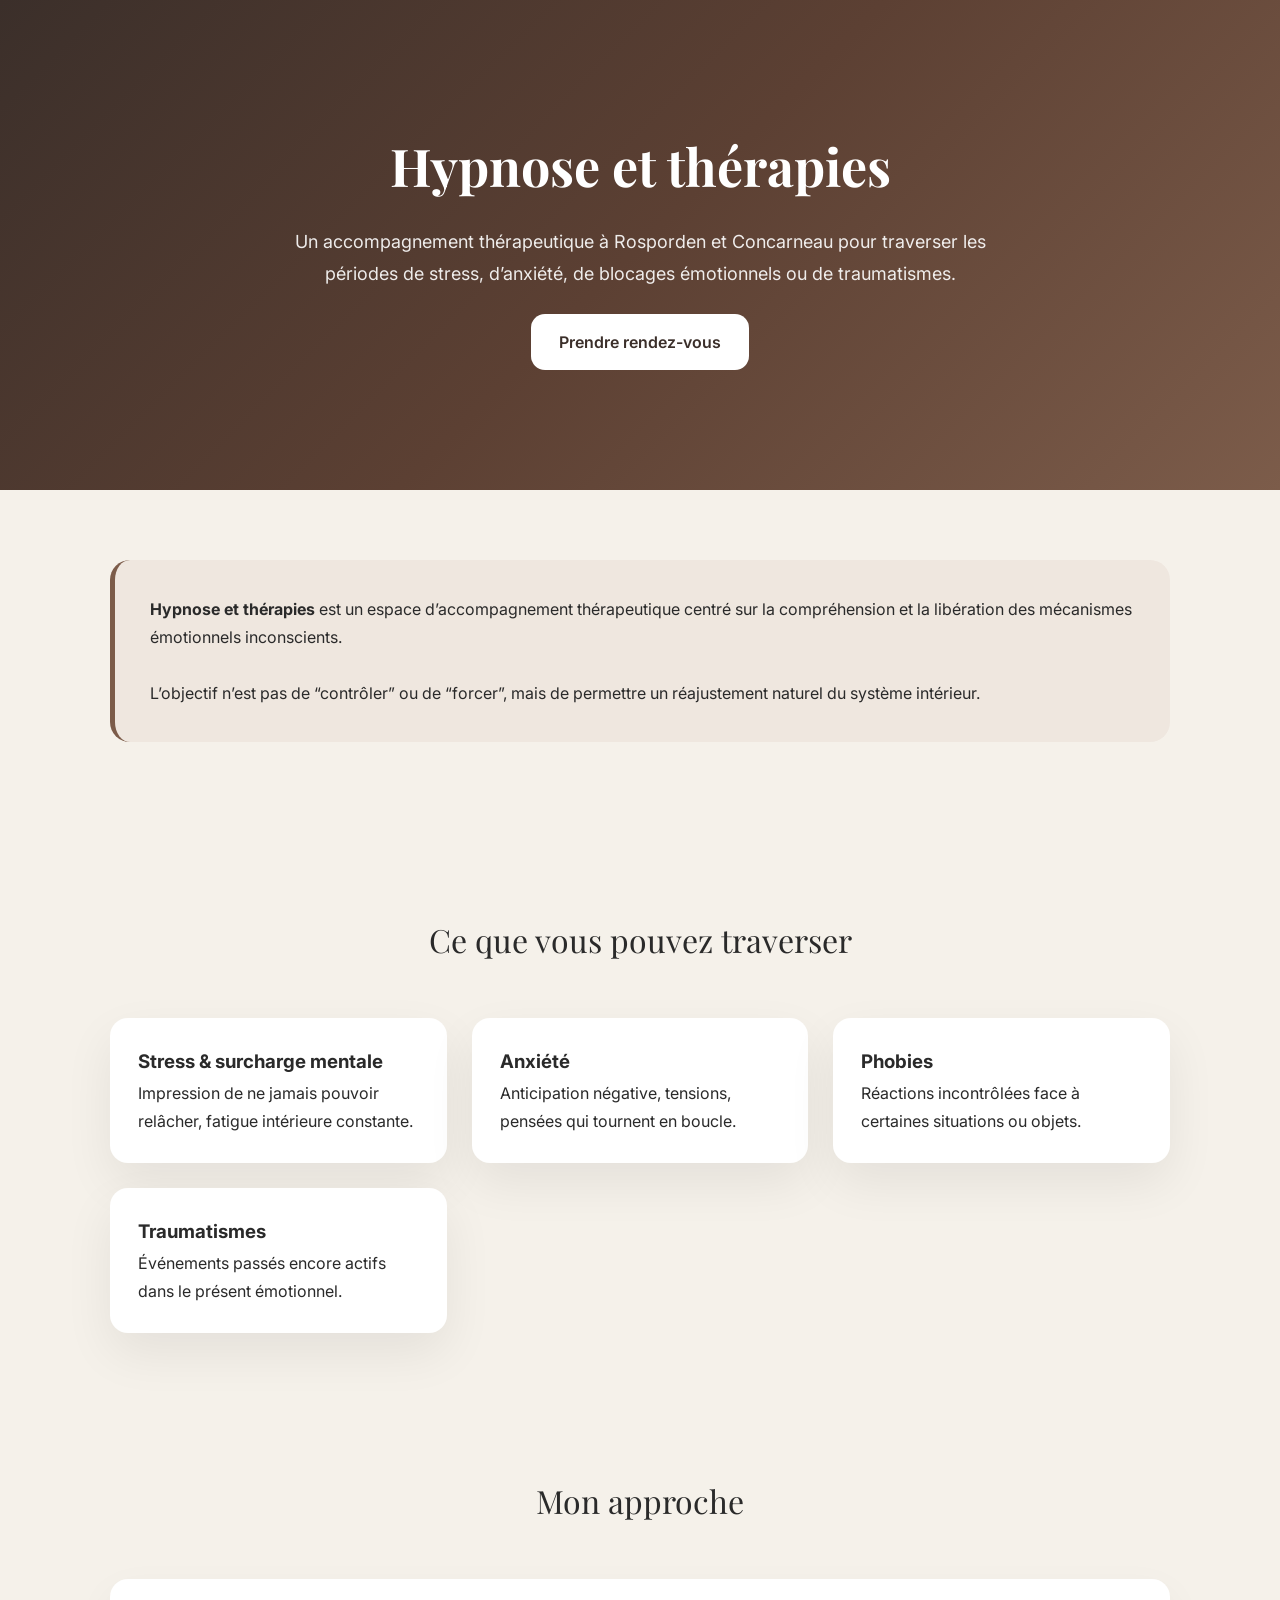
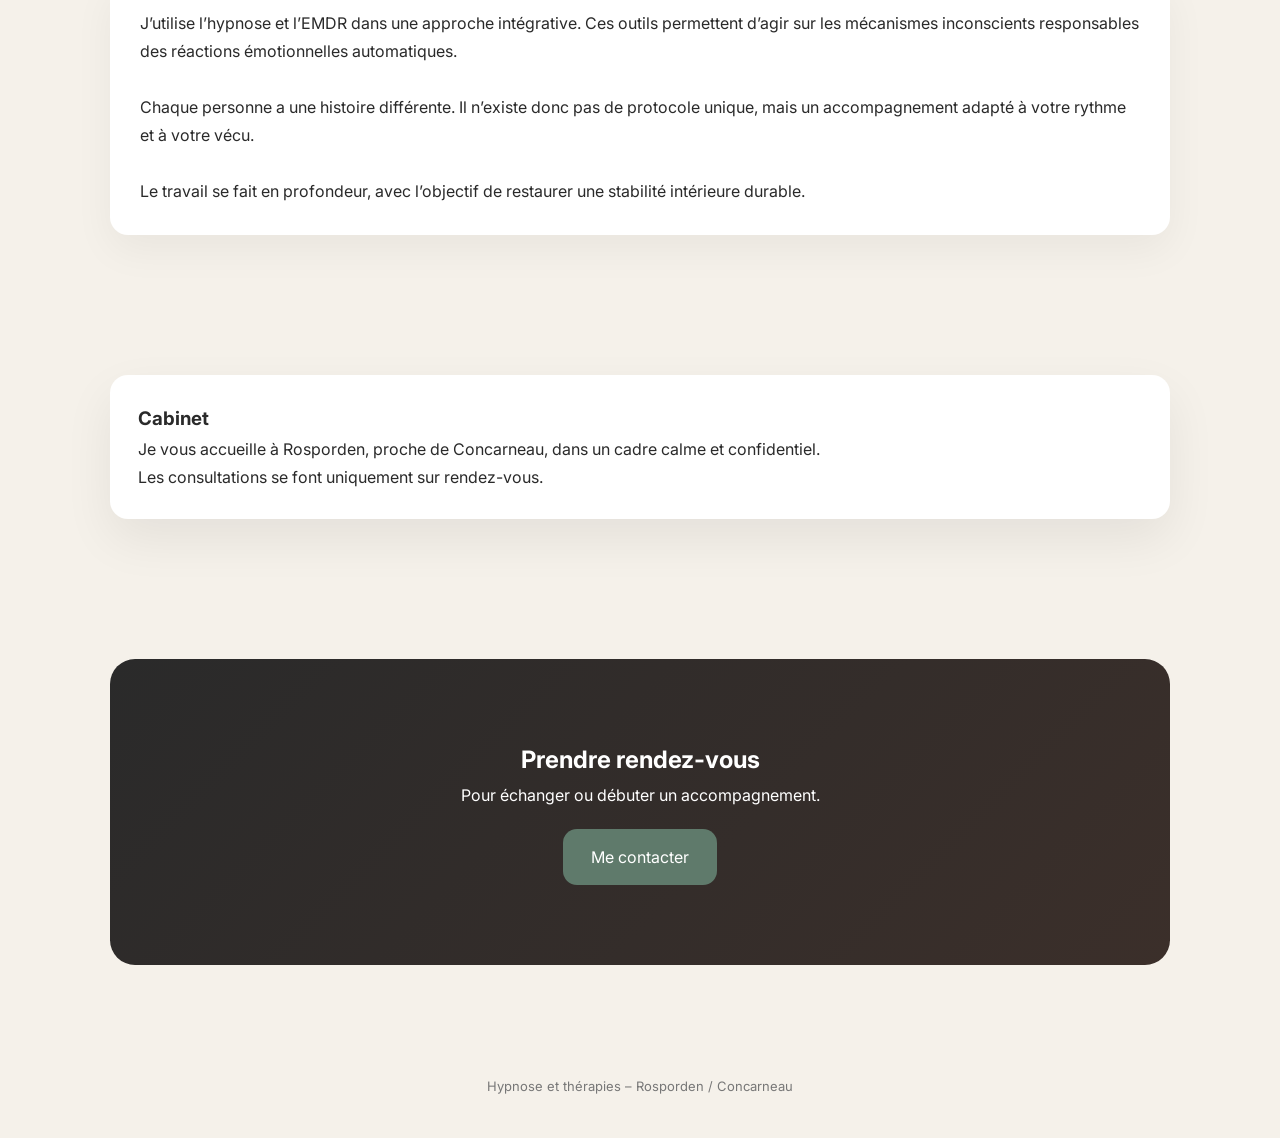
<file: index.html>
<!DOCTYPE html>
<html lang="fr">
<head>
<meta charset="UTF-8">
<meta name="viewport" content="width=device-width, initial-scale=1.0">

<title>Hypnose et thérapies | Rosporden - Concarneau</title>

<link href="https://fonts.googleapis.com/css2?family=Inter:wght@300;400;600&family=Playfair+Display:wght@500;600&display=swap" rel="stylesheet">

<style>

:root{
  --bg:#f5f1ea;
  --text:#2a2a2a;
  --accent:#7c5c4a;
  --accent2:#5f7a6b;
  --card:#ffffff;
  --soft:#efe7df;
}

*{margin:0;padding:0;box-sizing:border-box;}

body{
  font-family:Inter, sans-serif;
  background:var(--bg);
  color:var(--text);
  line-height:1.75;
}

/* HERO */
.hero{
  background:linear-gradient(135deg,#3b2f2a,#5c4033,#7c5c4a);
  color:white;
  padding:120px 20px;
  text-align:center;
}

.hero h1{
  font-family:"Playfair Display", serif;
  font-size:52px;
  margin-bottom:15px;
}

.hero p{
  max-width:750px;
  margin:auto;
  font-size:18px;
  opacity:0.9;
}

.btn{
  display:inline-block;
  margin-top:25px;
  padding:14px 28px;
  background:white;
  color:#3b2f2a;
  border-radius:14px;
  text-decoration:none;
  font-weight:600;
}

/* SECTION */
.container{
  max-width:1100px;
  margin:auto;
  padding:70px 20px;
}

.title{
  font-family:"Playfair Display", serif;
  font-size:32px;
  text-align:center;
  margin-bottom:50px;
}

/* GRID */
.grid{
  display:grid;
  grid-template-columns:repeat(auto-fit,minmax(280px,1fr));
  gap:25px;
}

.card{
  background:var(--card);
  padding:28px;
  border-radius:18px;
  box-shadow:0 20px 50px rgba(0,0,0,0.07);
}

/* IDENTITY BLOCK */
.identity{
  background:var(--soft);
  padding:35px;
  border-radius:20px;
  margin-bottom:30px;
  border-left:5px solid var(--accent);
}

/* APPROACH */
.approach{
  background:white;
  padding:30px;
  border-radius:18px;
  box-shadow:0 15px 40px rgba(0,0,0,0.05);
}

/* CONTACT */
.contact{
  background:linear-gradient(135deg,#2a2a2a,#3b2f2a);
  color:white;
  padding:80px 20px;
  text-align:center;
  border-radius:25px;
}

.contact a{
  display:inline-block;
  margin-top:20px;
  padding:14px 28px;
  background:var(--accent2);
  color:white;
  text-decoration:none;
  border-radius:14px;
}

footer{
  text-align:center;
  padding:40px;
  font-size:13px;
  color:#777;
}

</style>
</head>

<body>

<!-- HERO -->
<div class="hero">
  <h1>Hypnose et thérapies</h1>
  <p>
    Un accompagnement thérapeutique à Rosporden et Concarneau pour traverser
    les périodes de stress, d’anxiété, de blocages émotionnels ou de traumatismes.
  </p>
  <a class="btn" href="#contact">Prendre rendez-vous</a>
</div>

<!-- IDENTITY -->
<div class="container">

  <div class="identity">
    <strong>Hypnose et thérapies</strong> est un espace d’accompagnement thérapeutique
    centré sur la compréhension et la libération des mécanismes émotionnels inconscients.
    <br><br>
    L’objectif n’est pas de “contrôler” ou de “forcer”, mais de permettre un réajustement naturel
    du système intérieur.
  </div>

</div>

<!-- SITUATIONS -->
<div class="container">

  <div class="title">Ce que vous pouvez traverser</div>

  <div class="grid">

    <div class="card">
      <h3>Stress & surcharge mentale</h3>
      <p>Impression de ne jamais pouvoir relâcher, fatigue intérieure constante.</p>
    </div>

    <div class="card">
      <h3>Anxiété</h3>
      <p>Anticipation négative, tensions, pensées qui tournent en boucle.</p>
    </div>

    <div class="card">
      <h3>Phobies</h3>
      <p>Réactions incontrôlées face à certaines situations ou objets.</p>
    </div>

    <div class="card">
      <h3>Traumatismes</h3>
      <p>Événements passés encore actifs dans le présent émotionnel.</p>
    </div>

  </div>
</div>

<!-- APPROCHE -->
<div class="container">

  <div class="title">Mon approche</div>

  <div class="approach">

    <p>
      J’utilise l’hypnose et l’EMDR dans une approche intégrative.
      Ces outils permettent d’agir sur les mécanismes inconscients responsables
      des réactions émotionnelles automatiques.
    </p>

    <br>

    <p>
      Chaque personne a une histoire différente. Il n’existe donc pas de protocole unique,
      mais un accompagnement adapté à votre rythme et à votre vécu.
    </p>

    <br>

    <p>
      Le travail se fait en profondeur, avec l’objectif de restaurer une stabilité intérieure durable.
    </p>

  </div>

</div>

<!-- CABINET -->
<div class="container">

  <div class="card">
    <h3>Cabinet</h3>
    <p>
      Je vous accueille à Rosporden, proche de Concarneau, dans un cadre calme et confidentiel.
    </p>
    <p>
      Les consultations se font uniquement sur rendez-vous.
    </p>
  </div>

</div>

<!-- CONTACT -->
<div class="container" id="contact">

  <div class="contact">
    <h2>Prendre rendez-vous</h2>
    <p>Pour échanger ou débuter un accompagnement.</p>
    <a href="#">Me contacter</a>
  </div>

</div>

<footer>
  Hypnose et thérapies – Rosporden / Concarneau
</footer>

</body>
</html>
</file>
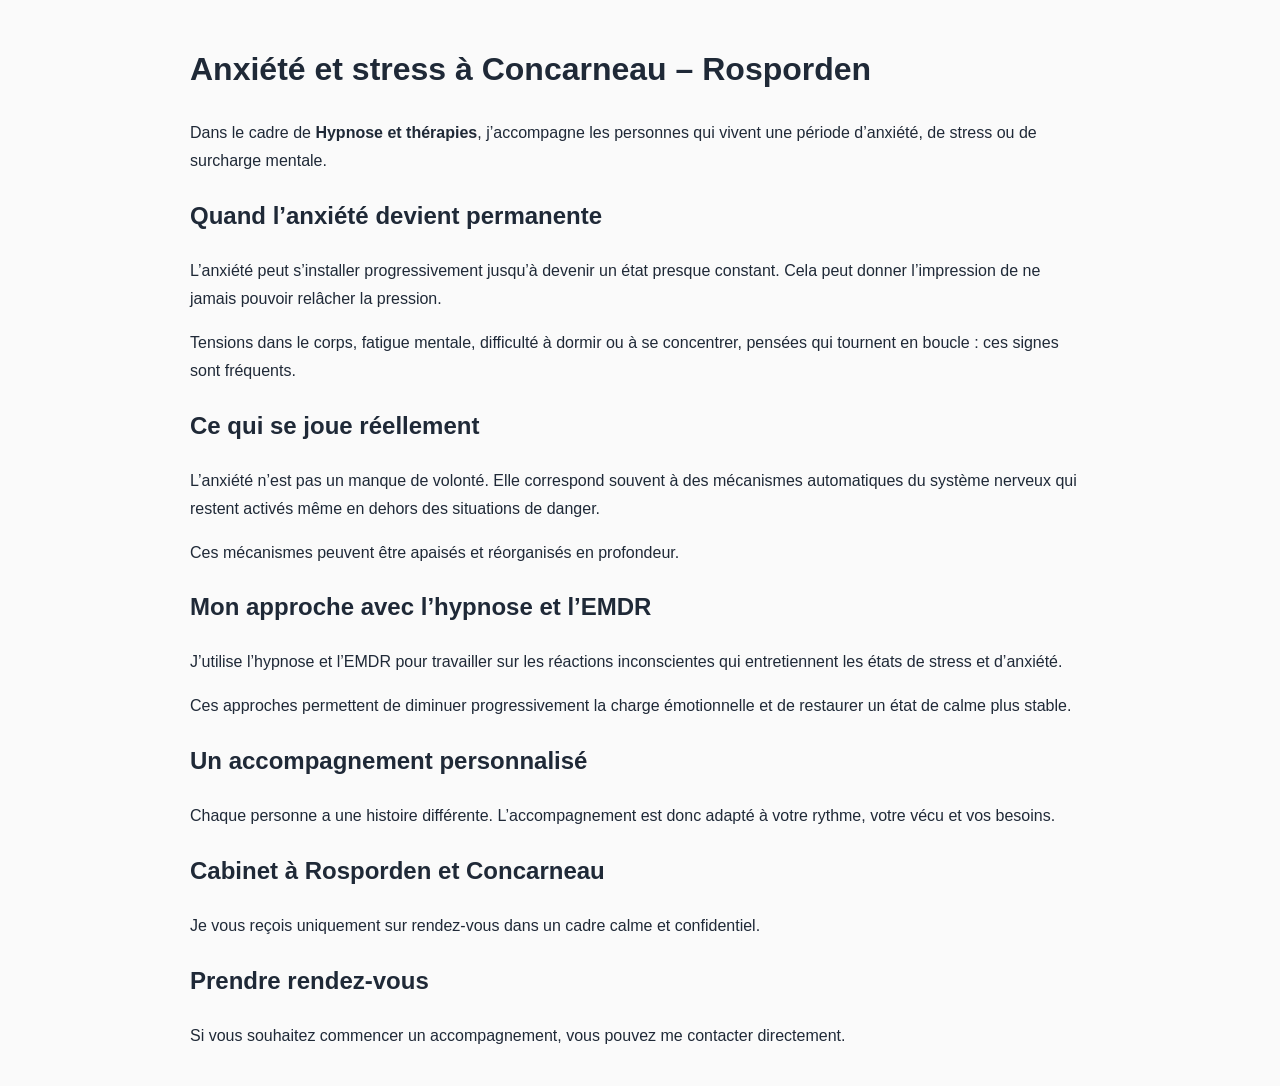
<file: anxiete-stress-concarneau-rosporden.html>
<!DOCTYPE html>
<html lang="fr">
<head>
<meta charset="UTF-8">
<title>Anxiété et stress Concarneau Rosporden | Hypnose et thérapies</title>
<meta name="description" content="Accompagnement de l'anxiété et du stress à Concarneau et Rosporden avec l'hypnose et l'EMDR. Apaiser les tensions, retrouver un équilibre émotionnel.">
</head>

<body style="font-family:Arial;max-width:900px;margin:auto;line-height:1.75;padding:20px;background:#fafafa;color:#1f2937;">

<h1>Anxiété et stress à Concarneau – Rosporden</h1>

<p>
Dans le cadre de <strong>Hypnose et thérapies</strong>, j’accompagne les personnes qui vivent une période d’anxiété,
de stress ou de surcharge mentale.
</p>

<h2>Quand l’anxiété devient permanente</h2>

<p>
L’anxiété peut s’installer progressivement jusqu’à devenir un état presque constant.
Cela peut donner l’impression de ne jamais pouvoir relâcher la pression.
</p>

<p>
Tensions dans le corps, fatigue mentale, difficulté à dormir ou à se concentrer,
pensées qui tournent en boucle : ces signes sont fréquents.
</p>

<h2>Ce qui se joue réellement</h2>

<p>
L’anxiété n’est pas un manque de volonté. Elle correspond souvent à des mécanismes automatiques
du système nerveux qui restent activés même en dehors des situations de danger.
</p>

<p>
Ces mécanismes peuvent être apaisés et réorganisés en profondeur.
</p>

<h2>Mon approche avec l’hypnose et l’EMDR</h2>

<p>
J’utilise l’hypnose et l’EMDR pour travailler sur les réactions inconscientes
qui entretiennent les états de stress et d’anxiété.
</p>

<p>
Ces approches permettent de diminuer progressivement la charge émotionnelle
et de restaurer un état de calme plus stable.
</p>

<h2>Un accompagnement personnalisé</h2>

<p>
Chaque personne a une histoire différente. L’accompagnement est donc adapté à votre rythme,
votre vécu et vos besoins.
</p>

<h2>Cabinet à Rosporden et Concarneau</h2>

<p>
Je vous reçois uniquement sur rendez-vous dans un cadre calme et confidentiel.
</p>

<h2>Prendre rendez-vous</h2>

<p>
Si vous souhaitez commencer un accompagnement, vous pouvez me contacter directement.
</p>

</body>
</html>
</file>
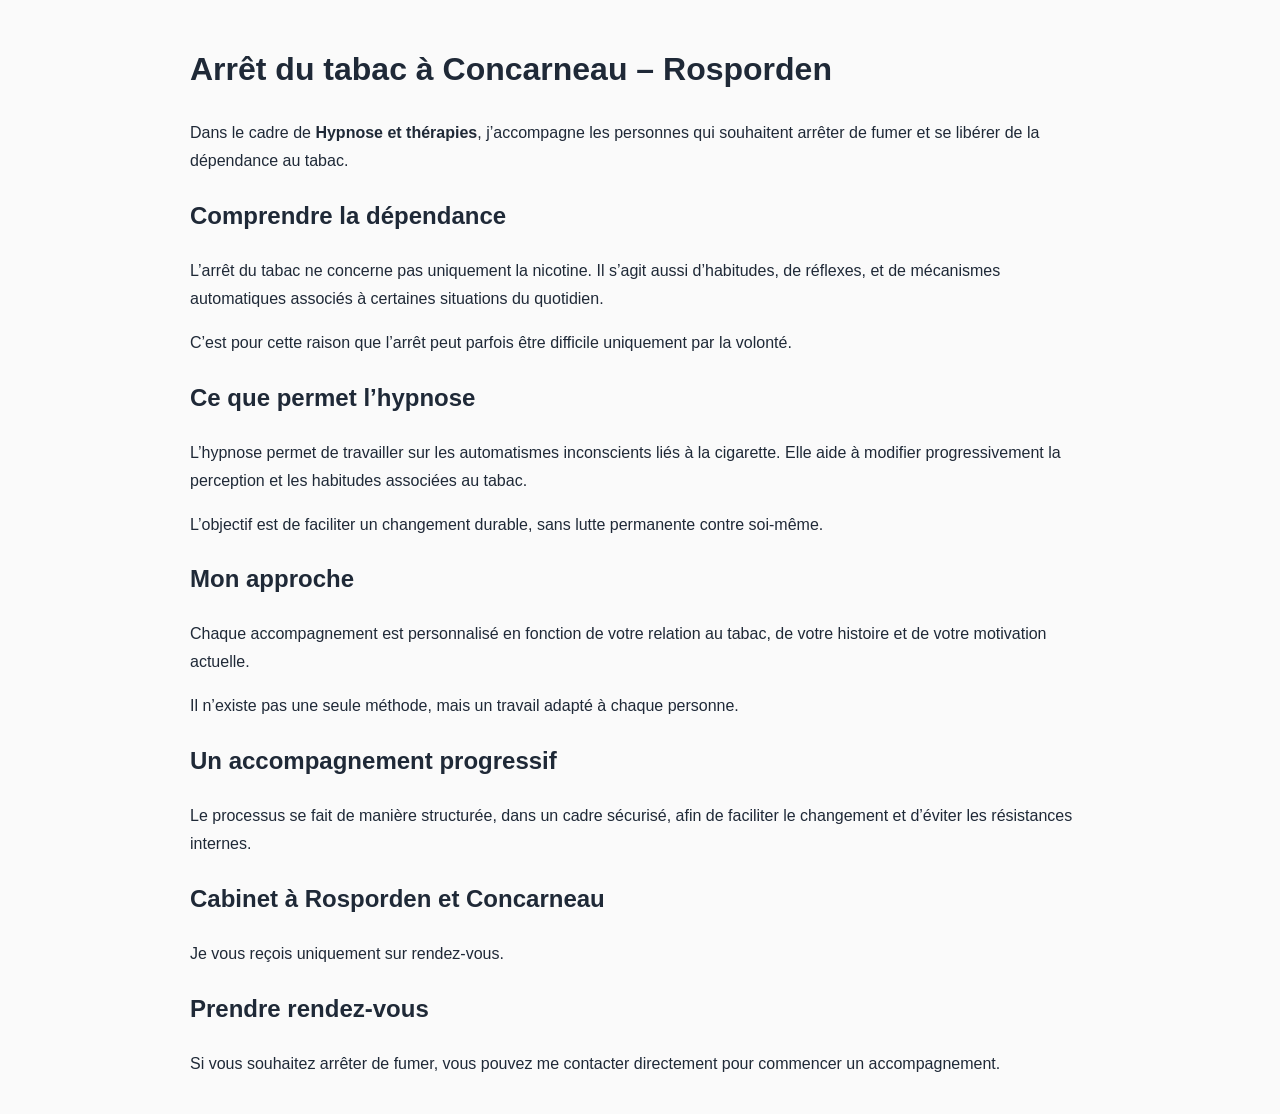
<file: arret-tabac-concarneau-rosporden.html>
<!DOCTYPE html>
<html lang="fr">
<head>
<meta charset="UTF-8">
<title>Arrêt du tabac Concarneau Rosporden | Hypnose et thérapies</title>
<meta name="description" content="Accompagnement pour arrêter de fumer à Concarneau et Rosporden avec l'hypnose. Travail sur les habitudes et la dépendance.">
</head>

<body style="font-family:Arial;max-width:900px;margin:auto;line-height:1.75;padding:20px;background:#fafafa;color:#1f2937;">

<h1>Arrêt du tabac à Concarneau – Rosporden</h1>

<p>
Dans le cadre de <strong>Hypnose et thérapies</strong>, j’accompagne les personnes qui souhaitent arrêter de fumer
et se libérer de la dépendance au tabac.
</p>

<h2>Comprendre la dépendance</h2>

<p>
L’arrêt du tabac ne concerne pas uniquement la nicotine. Il s’agit aussi d’habitudes, de réflexes,
et de mécanismes automatiques associés à certaines situations du quotidien.
</p>

<p>
C’est pour cette raison que l’arrêt peut parfois être difficile uniquement par la volonté.
</p>

<h2>Ce que permet l’hypnose</h2>

<p>
L’hypnose permet de travailler sur les automatismes inconscients liés à la cigarette.
Elle aide à modifier progressivement la perception et les habitudes associées au tabac.
</p>

<p>
L’objectif est de faciliter un changement durable, sans lutte permanente contre soi-même.
</p>

<h2>Mon approche</h2>

<p>
Chaque accompagnement est personnalisé en fonction de votre relation au tabac,
de votre histoire et de votre motivation actuelle.
</p>

<p>
Il n’existe pas une seule méthode, mais un travail adapté à chaque personne.
</p>

<h2>Un accompagnement progressif</h2>

<p>
Le processus se fait de manière structurée, dans un cadre sécurisé, afin de faciliter le changement
et d’éviter les résistances internes.
</p>

<h2>Cabinet à Rosporden et Concarneau</h2>

<p>
Je vous reçois uniquement sur rendez-vous.
</p>

<h2>Prendre rendez-vous</h2>

<p>
Si vous souhaitez arrêter de fumer, vous pouvez me contacter directement pour commencer un accompagnement.
</p>

</body>
</html>
</file>
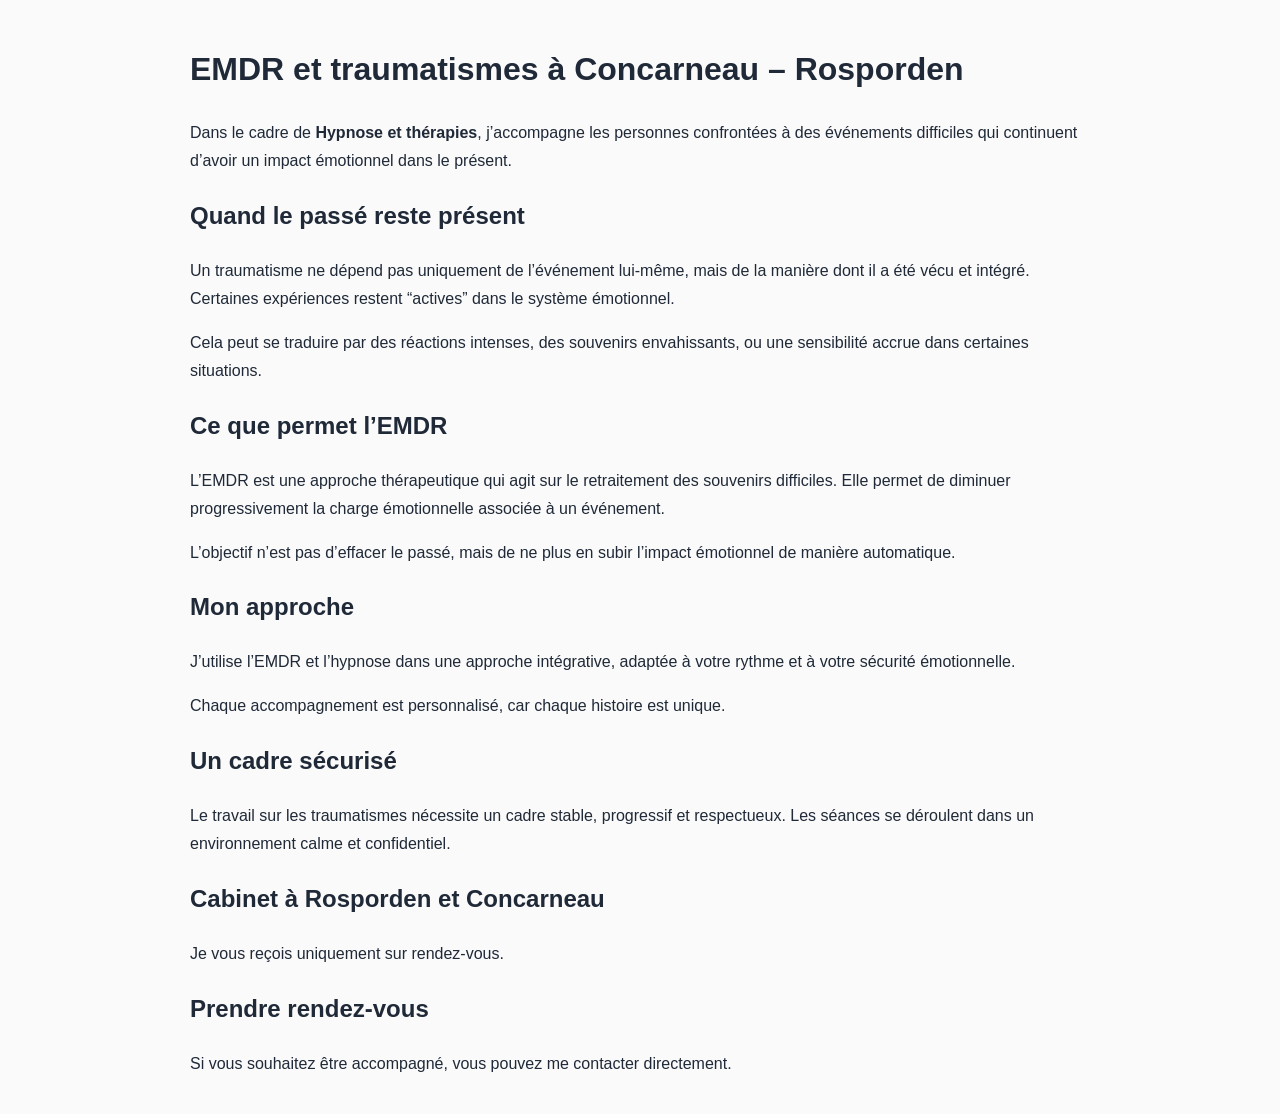
<file: emdr-trauma-concarneau-rosporden.html>
<!DOCTYPE html>
<html lang="fr">
<head>
<meta charset="UTF-8">
<title>EMDR et traumatismes Concarneau Rosporden | Hypnose et thérapies</title>
<meta name="description" content="Accompagnement EMDR et traumatismes à Concarneau et Rosporden. Libération des blessures émotionnelles et des souvenirs difficiles.">
</head>

<body style="font-family:Arial;max-width:900px;margin:auto;line-height:1.75;padding:20px;background:#fafafa;color:#1f2937;">

<h1>EMDR et traumatismes à Concarneau – Rosporden</h1>

<p>
Dans le cadre de <strong>Hypnose et thérapies</strong>, j’accompagne les personnes confrontées à des événements difficiles
qui continuent d’avoir un impact émotionnel dans le présent.
</p>

<h2>Quand le passé reste présent</h2>

<p>
Un traumatisme ne dépend pas uniquement de l’événement lui-même, mais de la manière dont il a été vécu et intégré.
Certaines expériences restent “actives” dans le système émotionnel.
</p>

<p>
Cela peut se traduire par des réactions intenses, des souvenirs envahissants, ou une sensibilité accrue dans certaines situations.
</p>

<h2>Ce que permet l’EMDR</h2>

<p>
L’EMDR est une approche thérapeutique qui agit sur le retraitement des souvenirs difficiles.
Elle permet de diminuer progressivement la charge émotionnelle associée à un événement.
</p>

<p>
L’objectif n’est pas d’effacer le passé, mais de ne plus en subir l’impact émotionnel de manière automatique.
</p>

<h2>Mon approche</h2>

<p>
J’utilise l’EMDR et l’hypnose dans une approche intégrative, adaptée à votre rythme et à votre sécurité émotionnelle.
</p>

<p>
Chaque accompagnement est personnalisé, car chaque histoire est unique.
</p>

<h2>Un cadre sécurisé</h2>

<p>
Le travail sur les traumatismes nécessite un cadre stable, progressif et respectueux.
Les séances se déroulent dans un environnement calme et confidentiel.
</p>

<h2>Cabinet à Rosporden et Concarneau</h2>

<p>
Je vous reçois uniquement sur rendez-vous.
</p>

<h2>Prendre rendez-vous</h2>

<p>
Si vous souhaitez être accompagné, vous pouvez me contacter directement.
</p>

</body>
</html>
</file>
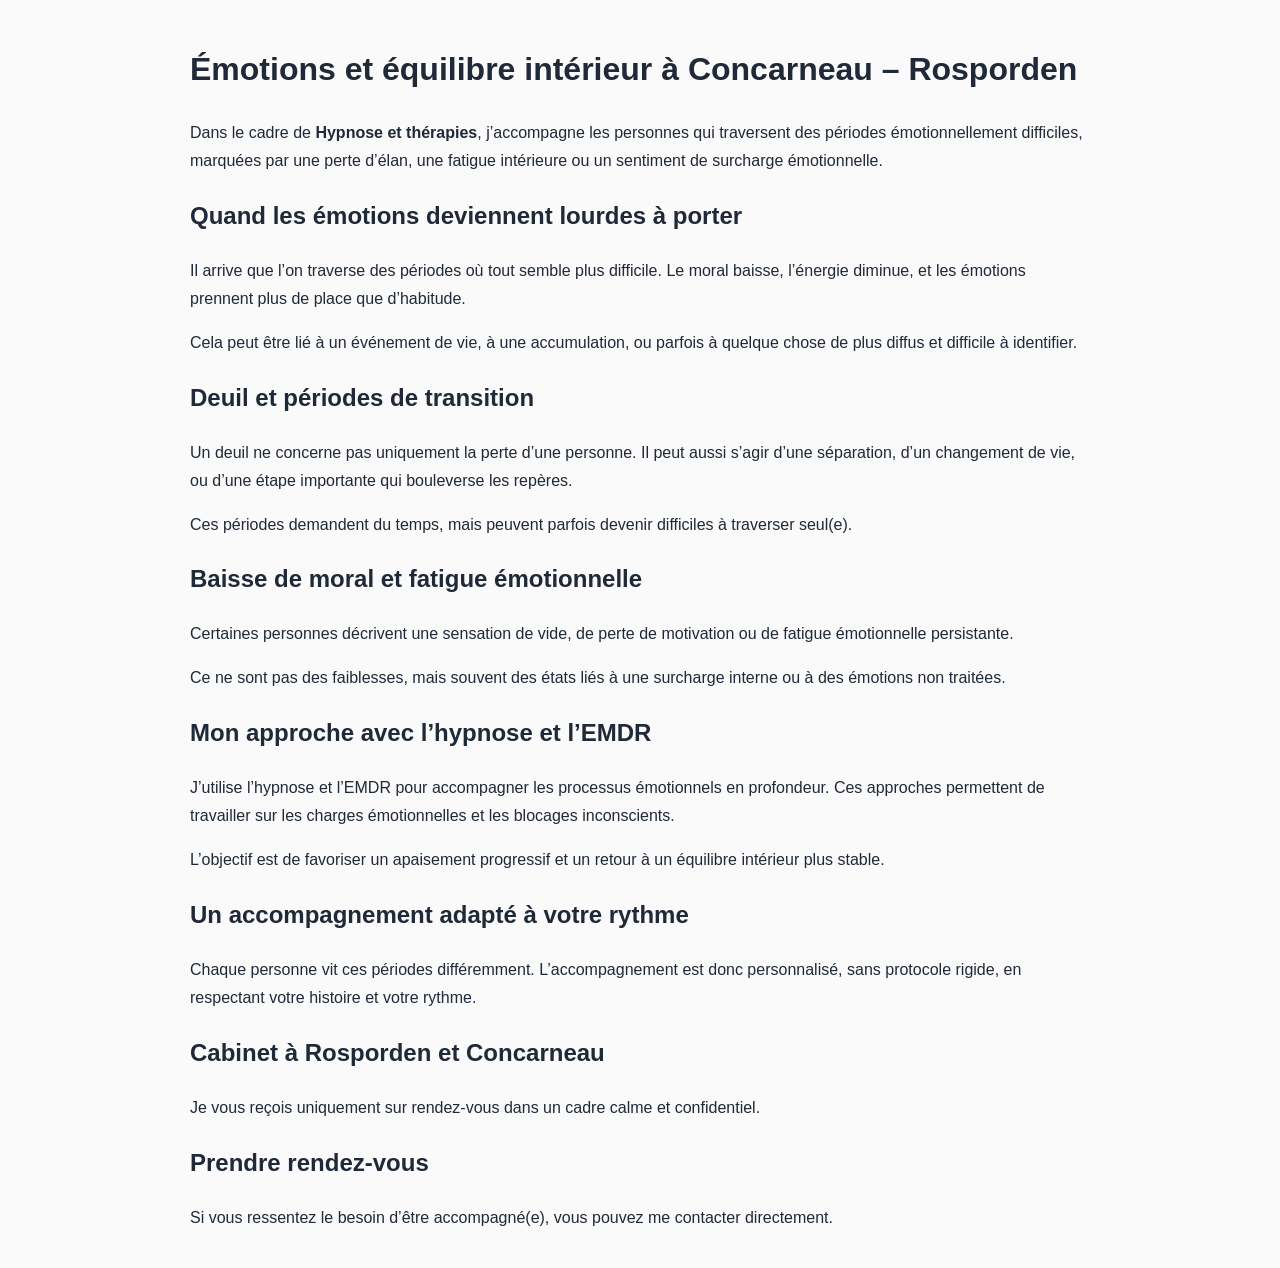
<file: emotions-equilibre-interieur-concarneau-rosporden.html>
<!DOCTYPE html>
<html lang="fr">
<head>
<meta charset="UTF-8">
<title>Émotions, deuil, dépression légère Concarneau Rosporden | Hypnose et thérapies</title>
<meta name="description" content="Accompagnement des émotions difficiles, du deuil, de la baisse morale et de la fatigue émotionnelle à Concarneau et Rosporden avec l'hypnose et l'EMDR.">
</head>

<body style="font-family:Arial;max-width:900px;margin:auto;line-height:1.75;padding:20px;background:#fafafa;color:#1f2937;">

<h1>Émotions et équilibre intérieur à Concarneau – Rosporden</h1>

<p>
Dans le cadre de <strong>Hypnose et thérapies</strong>, j’accompagne les personnes qui traversent des périodes émotionnellement difficiles,
marquées par une perte d’élan, une fatigue intérieure ou un sentiment de surcharge émotionnelle.
</p>

<h2>Quand les émotions deviennent lourdes à porter</h2>

<p>
Il arrive que l’on traverse des périodes où tout semble plus difficile. Le moral baisse, l’énergie diminue,
et les émotions prennent plus de place que d’habitude.
</p>

<p>
Cela peut être lié à un événement de vie, à une accumulation, ou parfois à quelque chose de plus diffus et difficile à identifier.
</p>

<h2>Deuil et périodes de transition</h2>

<p>
Un deuil ne concerne pas uniquement la perte d’une personne. Il peut aussi s’agir d’une séparation,
d’un changement de vie, ou d’une étape importante qui bouleverse les repères.
</p>

<p>
Ces périodes demandent du temps, mais peuvent parfois devenir difficiles à traverser seul(e).
</p>

<h2>Baisse de moral et fatigue émotionnelle</h2>

<p>
Certaines personnes décrivent une sensation de vide, de perte de motivation ou de fatigue émotionnelle persistante.
</p>

<p>
Ce ne sont pas des faiblesses, mais souvent des états liés à une surcharge interne ou à des émotions non traitées.
</p>

<h2>Mon approche avec l’hypnose et l’EMDR</h2>

<p>
J’utilise l’hypnose et l’EMDR pour accompagner les processus émotionnels en profondeur.
Ces approches permettent de travailler sur les charges émotionnelles et les blocages inconscients.
</p>

<p>
L’objectif est de favoriser un apaisement progressif et un retour à un équilibre intérieur plus stable.
</p>

<h2>Un accompagnement adapté à votre rythme</h2>

<p>
Chaque personne vit ces périodes différemment. L’accompagnement est donc personnalisé,
sans protocole rigide, en respectant votre histoire et votre rythme.
</p>

<h2>Cabinet à Rosporden et Concarneau</h2>

<p>
Je vous reçois uniquement sur rendez-vous dans un cadre calme et confidentiel.
</p>

<h2>Prendre rendez-vous</h2>

<p>
Si vous ressentez le besoin d’être accompagné(e), vous pouvez me contacter directement.
</p>

</body>
</html>
</file>
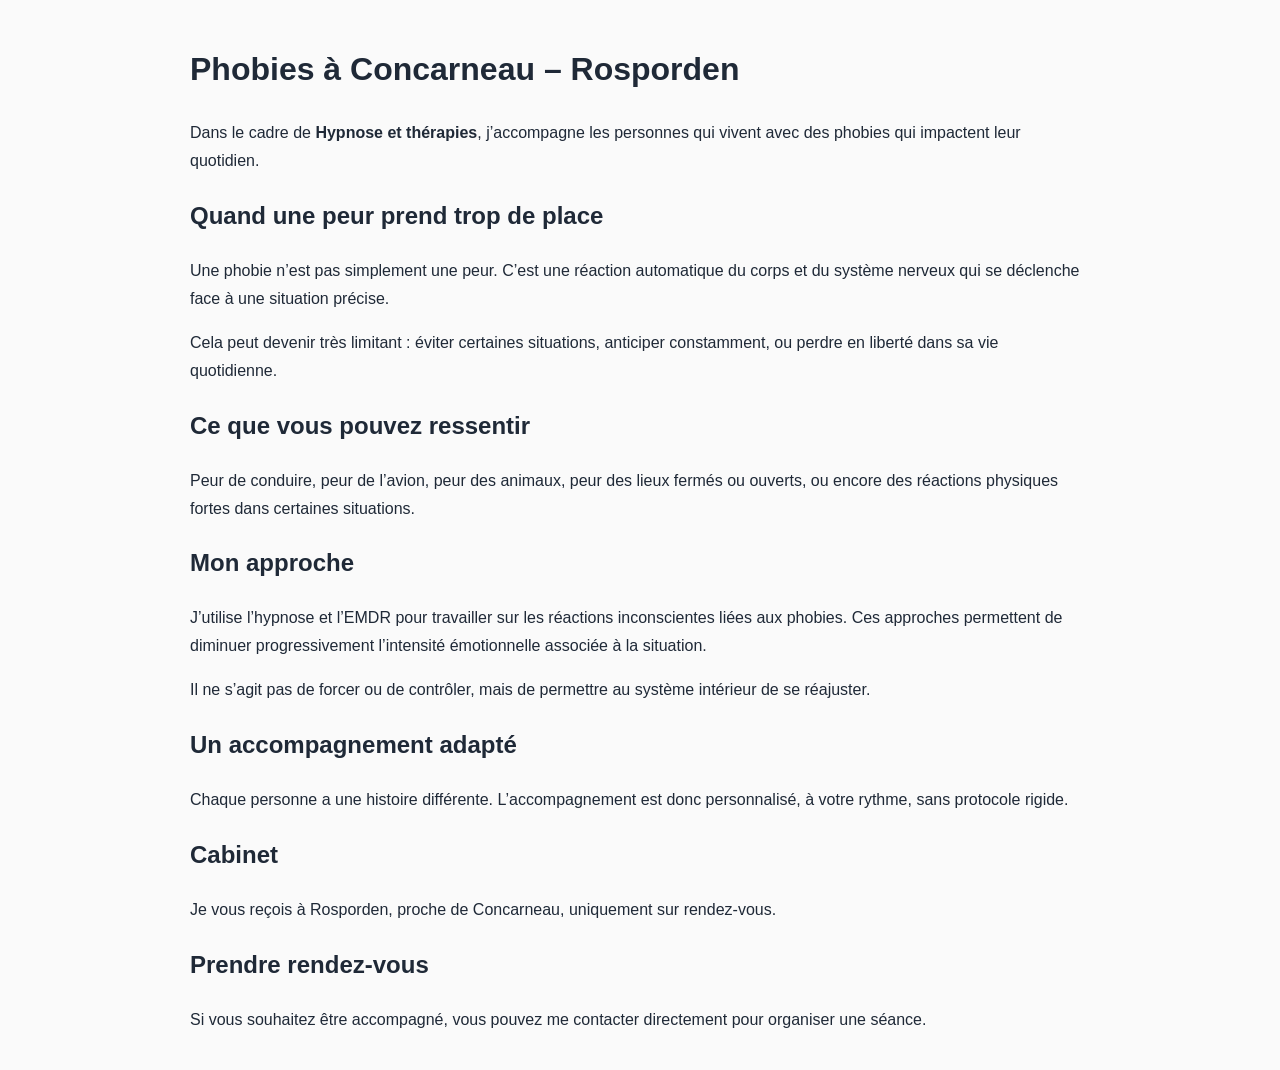
<file: phobies-concarneau-rosporden.html>
<!DOCTYPE html>
<html lang="fr">
<head>
<meta charset="UTF-8">
<title>Phobies Concarneau Rosporden | Hypnose et thérapies</title>
<meta name="description" content="Hypnose et EMDR pour les phobies à Concarneau et Rosporden. Peur de conduire, avion, animaux, situations bloquantes. Accompagnement thérapeutique.">
</head>

<body style="font-family:Arial;max-width:900px;margin:auto;line-height:1.75;padding:20px;background:#fafafa;color:#1f2937;">

<h1>Phobies à Concarneau – Rosporden</h1>

<p>
Dans le cadre de <strong>Hypnose et thérapies</strong>, j’accompagne les personnes qui vivent avec des phobies
qui impactent leur quotidien.
</p>

<h2>Quand une peur prend trop de place</h2>

<p>
Une phobie n’est pas simplement une peur. C’est une réaction automatique du corps et du système nerveux
qui se déclenche face à une situation précise.
</p>

<p>
Cela peut devenir très limitant : éviter certaines situations, anticiper constamment, ou perdre en liberté dans sa vie quotidienne.
</p>

<h2>Ce que vous pouvez ressentir</h2>

<p>
Peur de conduire, peur de l’avion, peur des animaux, peur des lieux fermés ou ouverts,
ou encore des réactions physiques fortes dans certaines situations.
</p>

<h2>Mon approche</h2>

<p>
J’utilise l’hypnose et l’EMDR pour travailler sur les réactions inconscientes liées aux phobies.
Ces approches permettent de diminuer progressivement l’intensité émotionnelle associée à la situation.
</p>

<p>
Il ne s’agit pas de forcer ou de contrôler, mais de permettre au système intérieur de se réajuster.
</p>

<h2>Un accompagnement adapté</h2>

<p>
Chaque personne a une histoire différente. L’accompagnement est donc personnalisé, à votre rythme,
sans protocole rigide.
</p>

<h2>Cabinet</h2>

<p>
Je vous reçois à Rosporden, proche de Concarneau, uniquement sur rendez-vous.
</p>

<h2>Prendre rendez-vous</h2>

<p>
Si vous souhaitez être accompagné, vous pouvez me contacter directement pour organiser une séance.
</p>

</body>
</html>
</file>
